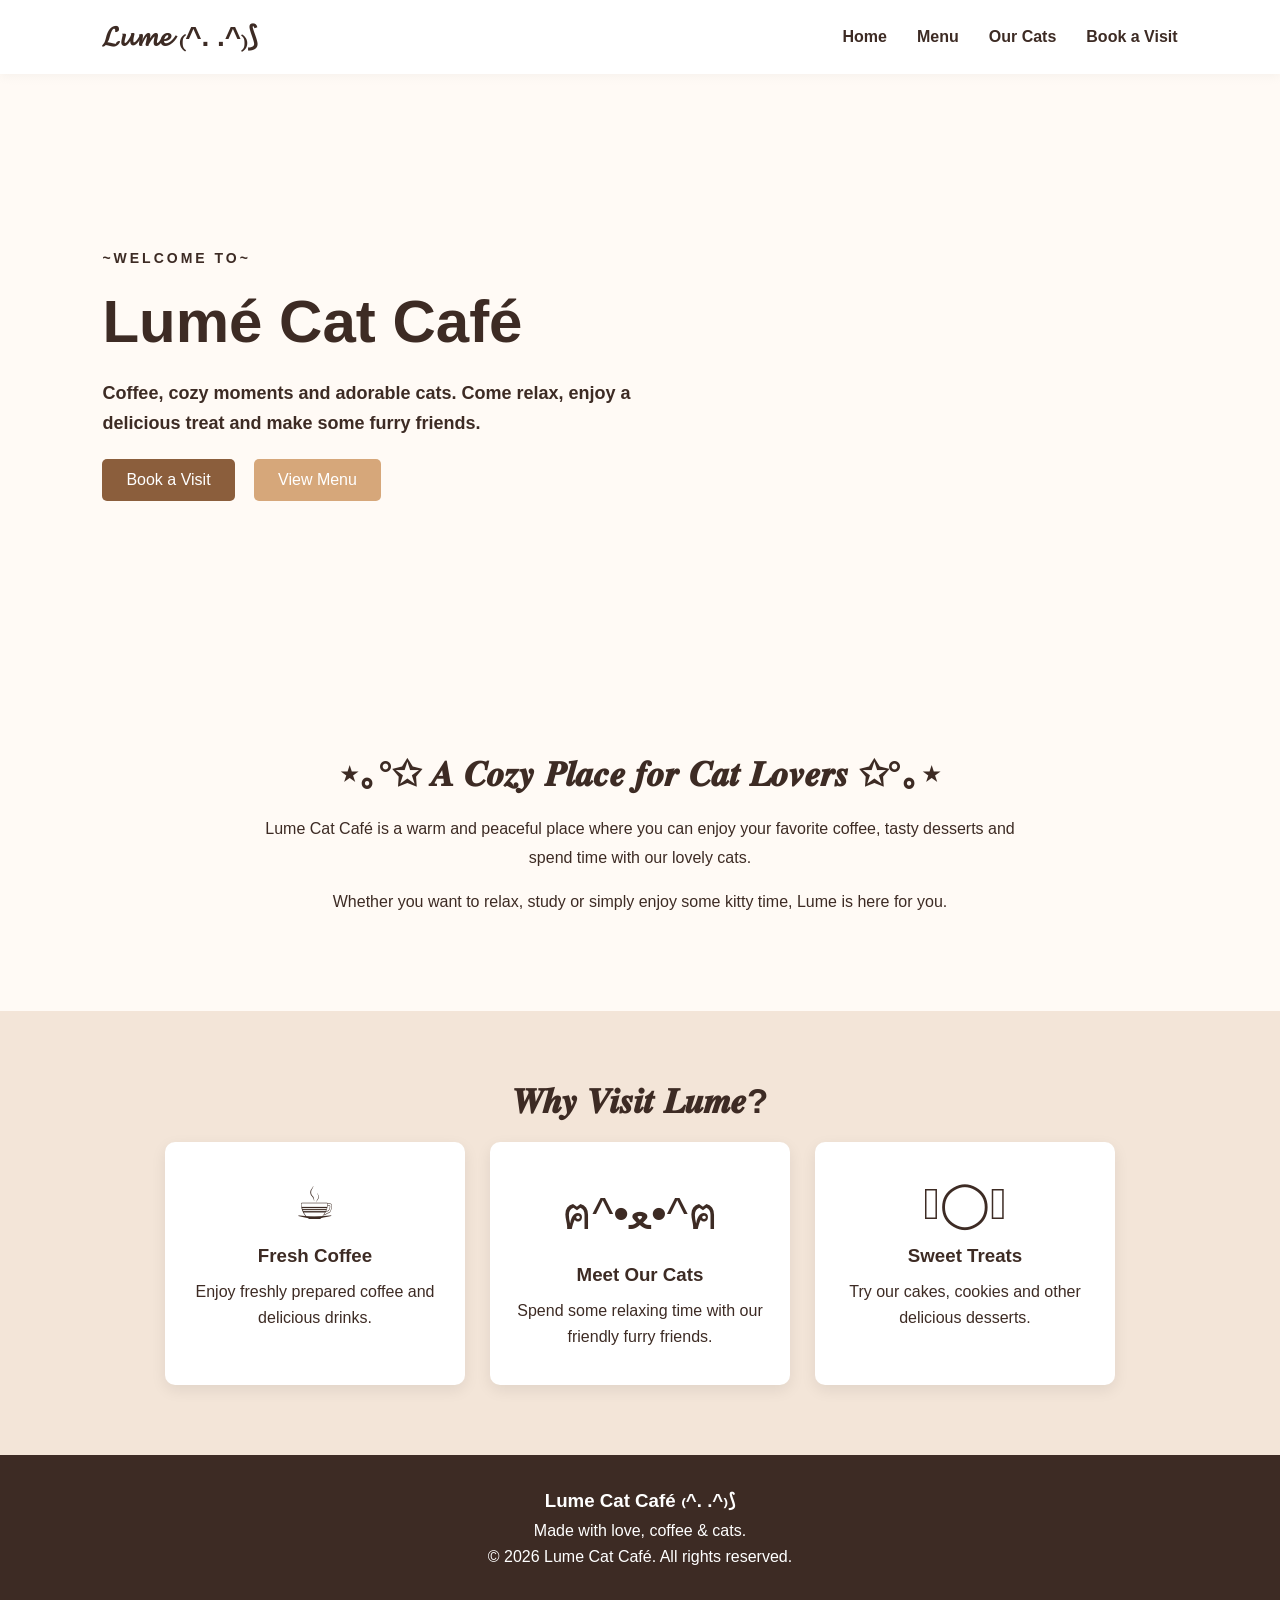
<file: index.html>
<!DOCTYPE html>
<html lang="en">

<head>
    <meta charset="UTF-8">
    <meta name="viewport" content="width=device-width, initial-scale=1.0">
    <title>Lume Cat Café</title>
    <link rel="stylesheet" href="style.css">
</head>

<body>

    <!-- Navbar -->
    <header>
        <nav class="navbar">
            <h1 class="logo">𝓛𝓾𝓶𝓮 ₍^. .^₎⟆</h1>
            <ul class="nav-links">
                <a href="index.html">Home</a>
                <a href="menu.html">Menu</a>
                <a href="cats.html">Our Cats</a>
                 <a href="booking.html">Book a Visit</a>
            </ul>
        </nav>
    </header>


    <!-- Hero -->
    <section class="hero">
        <div class="hero-text">
            <h3 class="small-heading">~WELCOME TO~</h3>
            <h2>Lumé Cat Café</h2>
            <h3>
                Coffee, cozy moments and adorable cats.
                Come relax, enjoy a delicious treat and make some furry friends.
            </h3>
            <a href="booking.html" class="btn">Book a Visit</a>
            <a href="menu.html" class="btn second-btn">View Menu</a>
        </div>
    </section>


    <!-- About -->
    <section class="about">
        <div class="about-text">
            <h2>⋆｡°✩ 𝑨 𝑪𝒐𝒛𝒚 𝑷𝒍𝒂𝒄𝒆 𝒇𝒐𝒓 𝑪𝒂𝒕 𝑳𝒐𝒗𝒆𝒓𝒔 ✩°｡⋆</h2>
            <p>
                Lume Cat Café is a warm and peaceful place where you can enjoy
                your favorite coffee, tasty desserts and spend time with our lovely cats.
            </p>
            <p>
                Whether you want to relax, study or simply enjoy some kitty time,
                Lume is here for you.
            </p>
        </div>
    </section>


    <!-- Why Visit Lume (3 cards) -->
    <section class="featured">
        <h2>𝑾𝒉𝒚 𝑽𝒊𝒔𝒊𝒕 𝑳𝒖𝒎𝒆?</h2>

        <div class="cards">
            <div class="card">
                <div class="icon">☕︎</div>
                <h3>Fresh Coffee</h3>
                <p>Enjoy freshly prepared coffee and delicious drinks.</p>
            </div>

            <div class="card">
                <div class="icon">ฅ^•ﻌ•^ฅ</div>
                <h3>Meet Our Cats</h3>
                <p>Spend some relaxing time with our friendly furry friends.</p>
            </div>

            <div class="card">
                <div class="icon">𓌉◯𓇋</div>
                <h3>Sweet Treats</h3>
                <p>Try our cakes, cookies and other delicious desserts.</p>
            </div>
        </div>
    </section>


    <!-- Footer -->
    <footer>
        <h3>Lume Cat Café ₍^. .^₎⟆</h3>
        <p>Made with love, coffee & cats.</p>
        <p>© 2026 Lume Cat Café. All rights reserved.</p>
    </footer>

</body>
</html>
</file>
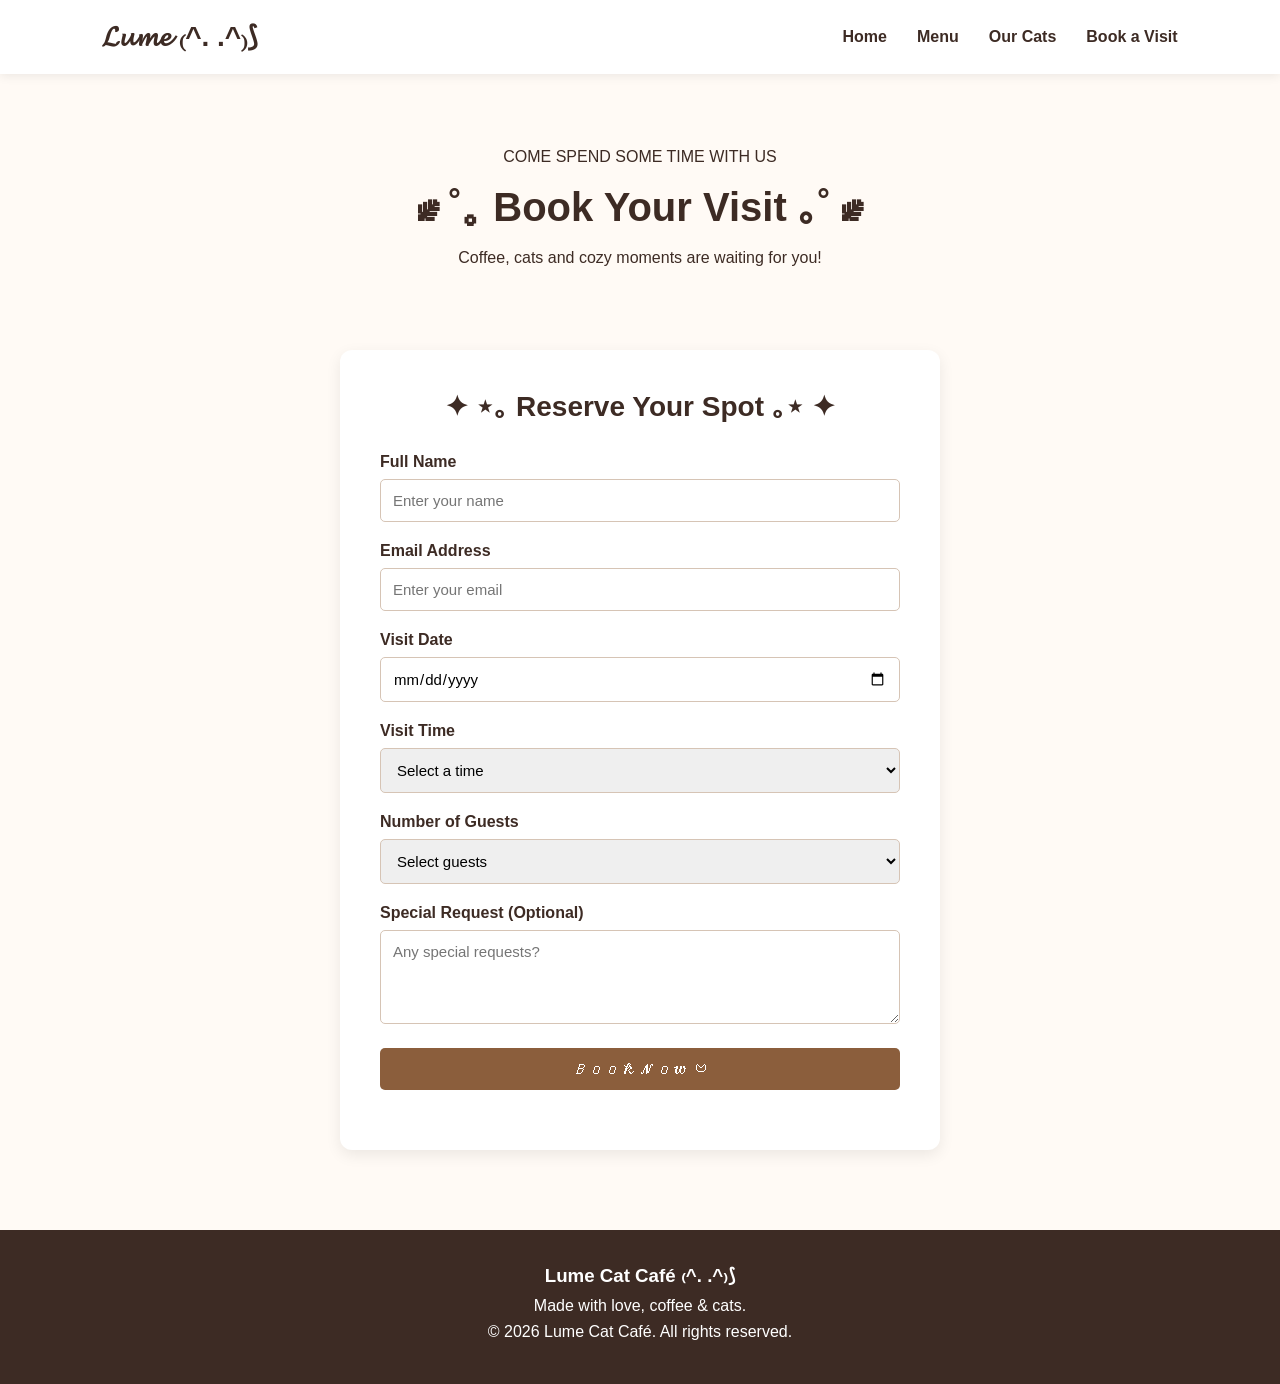
<file: booking.html>
<!DOCTYPE html>
<html lang="en">

<head>
    <meta charset="UTF-8">
    <meta name="viewport" content="width=device-width, initial-scale=1.0">
    <title>Book a Visit | Lume Cat Café</title>
    <link rel="stylesheet" href="style.css">
</head>

<body>

    <!-- Navbar -->
    <header>
        <nav class="navbar">
            <h1 class="logo">𝓛𝓾𝓶𝓮 ₍^. .^₎⟆</h1>
            <ul class="nav-links">
                <a href="index.html">Home</a>
                <a href="menu.html">Menu</a>
                <a href="cats.html">Our Cats</a>
                <a href="booking.html">Book a Visit</a>
            </ul>
        </nav>
    </header>


    <!-- Page heading -->
    <section class="page-header">
        <p>COME SPEND SOME TIME WITH US</p>
        <h2>⸙ ˚｡ Book Your Visit ｡˚ ⸙</h2>
        <p>Coffee, cats and cozy moments are waiting for you!</p>
    </section>


    <!-- Booking form -->
    <section class="booking-section">

        <!-- Submit hone par script.js ka bookVisit() chalta hai -->
        <form class="booking-form" onsubmit="bookVisit(event)">

            <h2>✦ ⋆｡ Reserve Your Spot ｡⋆ ✦</h2>

            <label for="name">Full Name</label>
            <input type="text" id="name" placeholder="Enter your name" required>

            <label for="email">Email Address</label>
            <input type="email" id="email" placeholder="Enter your email" required>

            <label for="date">Visit Date</label>
            <input type="date" id="date" required>

            <label for="time">Visit Time</label>
            <select id="time" required>
                <option value="">Select a time</option>
                <option>11:00 AM</option>
                <option>12:00 PM</option>
                <option>01:00 PM</option>
                <option>02:00 PM</option>
                <option>03:00 PM</option>
                <option>04:00 PM</option>
                <option>05:00 PM</option>
                <option>06:00 PM</option>
            </select>

            <label for="guests">Number of Guests</label>
            <select id="guests" required>
                <option value="">Select guests</option>
                <option value="1">1 Guest</option>
                <option value="2">2 Guests</option>
                <option value="3">3 Guests</option>
                <option value="4">4 Guests</option>
                <option value="5">5 Guests</option>
            </select>

            <label for="message">Special Request (Optional)</label>
            <textarea id="message" rows="4" placeholder="Any special requests?"></textarea>

            <button type="submit">𝐵𝑜𝑜𝓀 𝒩𝑜𝓌 𑄝</button>

            <!-- Thank you message yahan aayega -->
            <p id="booking-message"></p>

        </form>
    </section>


    <!-- Footer -->
    <footer>
        <h3>Lume Cat Café ₍^. .^₎⟆</h3>
        <p>Made with love, coffee & cats.</p>
        <p>© 2026 Lume Cat Café. All rights reserved.</p>
    </footer>

    <script src="script.js"></script>

</body>
</html>
</file>
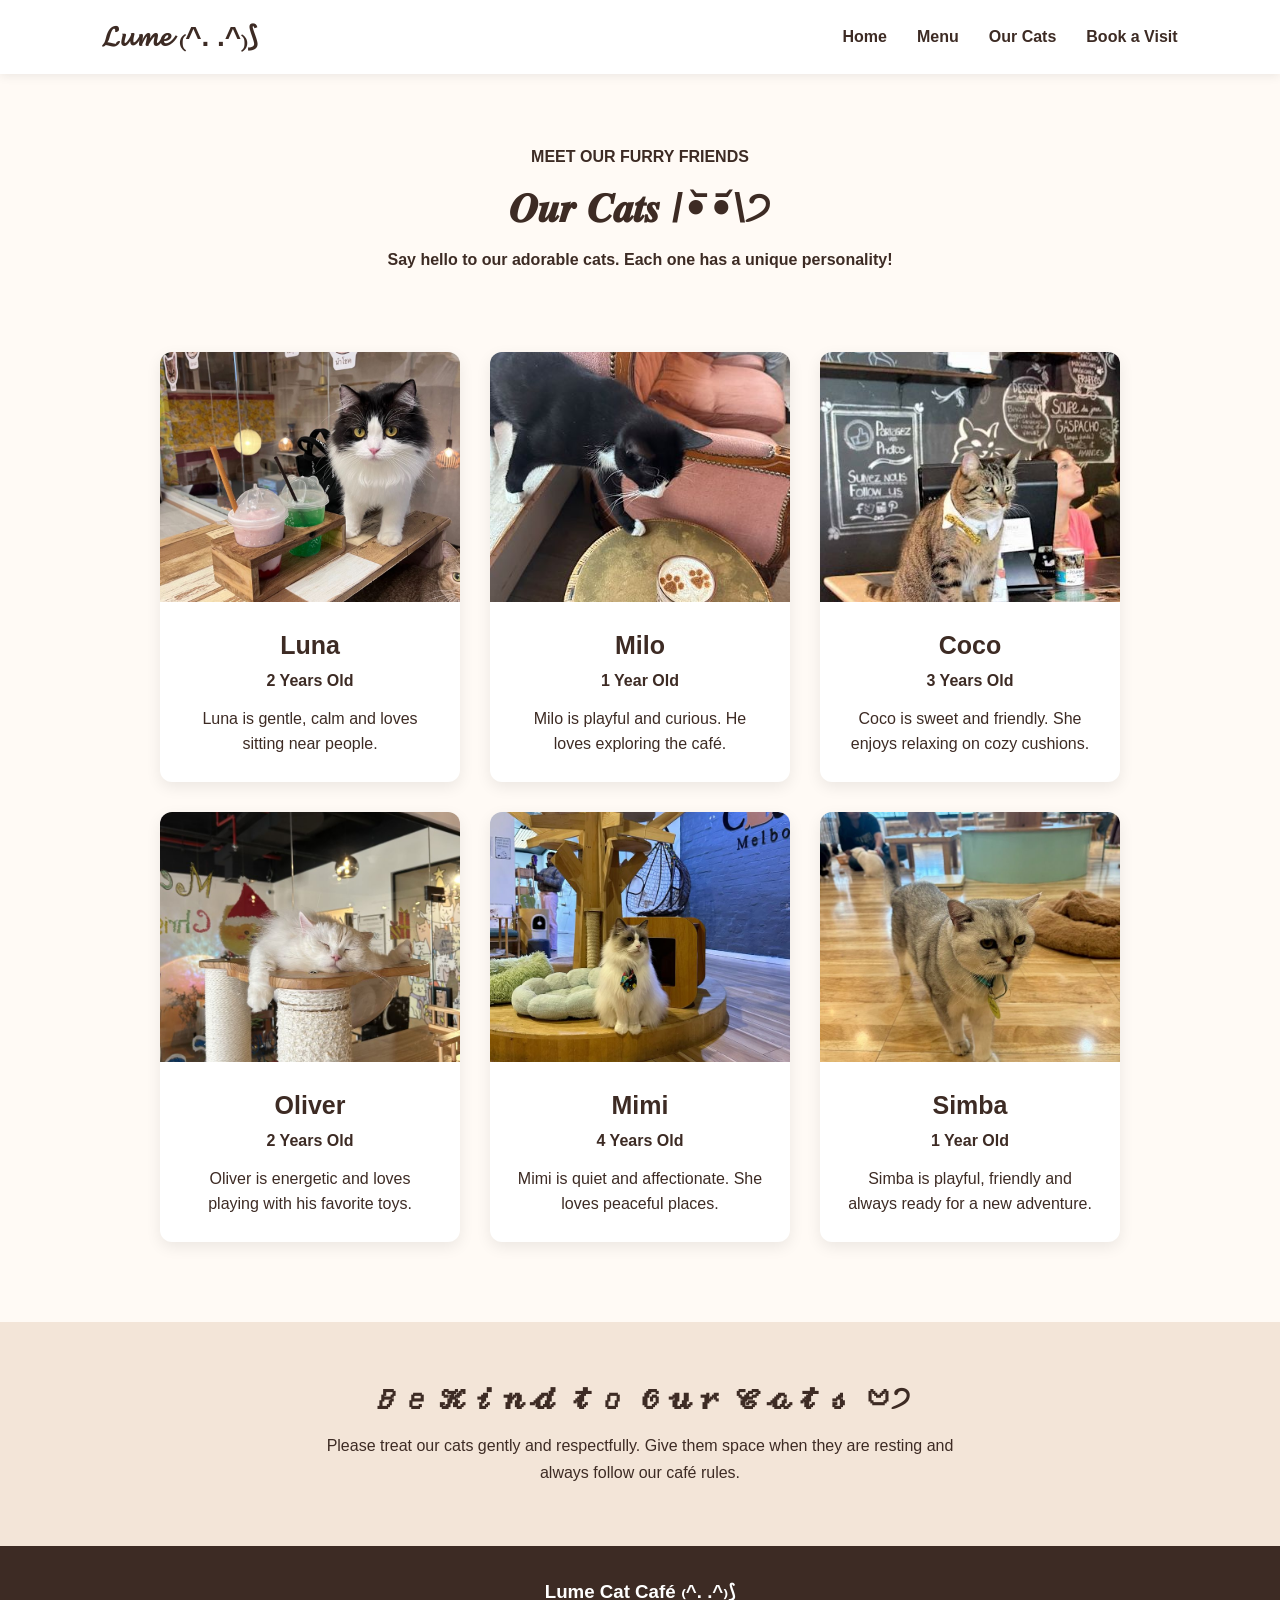
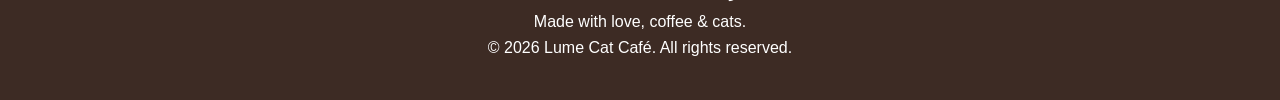
<file: cats.html>
<!DOCTYPE html>
<html lang="en">

<head>
    <meta charset="UTF-8">
    <meta name="viewport" content="width=device-width, initial-scale=1.0">
    <title>Our Cats | Lume Cat Café</title>
    <link rel="stylesheet" href="style.css">
</head>
 
<body>

    <!-- Navbar -->
    <header>
        <nav class="navbar">
            <h1 class="logo">𝓛𝓾𝓶𝓮 ₍^. .^₎⟆</h1>
            <ul class="nav-links">
                <a href="index.html">Home</a>
                <a href="menu.html">Menu</a>
                <a href="cats.html">Our Cats</a>
                <a href="booking.html">Book a Visit</a>
            </ul>
        </nav>
    </header> 
    <!-- Page heading -->
    <section class="page-header">
        <h4>MEET OUR FURRY FRIENDS</h4>
        <h2>𝑶𝒖𝒓 𝑪𝒂𝒕𝒔 /•᷅‎‎•᷄\੭</h2>
        <h4>Say hello to our adorable cats. Each one has a unique personality!</h4>
    </section>
    <!-- Cat cards -->
    <section class="cats-section">
        <div class="cat-cards">

            <div class="cat-card">
                <img src="cat1.jpg" alt="Luna the cat">
                <div class="cat-info">
                    <h3>Luna</h3>
                    <p class="cat-age">2 Years Old</p>
                    <p>Luna is gentle, calm and loves sitting near people.</p>
                </div>
            </div>

            <div class="cat-card">
                <img src="cat2.jpg" alt="Milo the cat">
                <div class="cat-info">
                    <h3>Milo</h3>
                    <p class="cat-age">1 Year Old</p>
                    <p>Milo is playful and curious. He loves exploring the café.</p>
                </div>
            </div>

            <div class="cat-card">
                <img src="cat3.jpg" alt="Coco the cat">
                <div class="cat-info">
                    <h3>Coco</h3>
                    <p class="cat-age">3 Years Old</p>
                    <p>Coco is sweet and friendly. She enjoys relaxing on cozy cushions.</p>
                </div>
            </div>

            <div class="cat-card">
                <img src="cat4.jpg" alt="Oliver the cat">
                <div class="cat-info">
                    <h3>Oliver</h3>
                    <p class="cat-age">2 Years Old</p>
                    <p>Oliver is energetic and loves playing with his favorite toys.</p>
                </div>
            </div>

            <div class="cat-card">
                <img src="cat5.jpg" alt="Mimi the cat">
                <div class="cat-info">
                    <h3>Mimi</h3>
                    <p class="cat-age">4 Years Old</p>
                    <p>Mimi is quiet and affectionate. She loves peaceful places.</p>
                </div>
            </div>

            <div class="cat-card">
                <img src="cat6.jpg" alt="Simba the cat">
                <div class="cat-info">
                    <h3>Simba</h3>
                    <p class="cat-age">1 Year Old</p>
                    <p>Simba is playful, friendly and always ready for a new adventure.</p>
                </div>
            </div>
        </div>
    </section>


    <!-- Cat café rules -->
    <section class="cat-rules">
        <h2>𝐵𝑒 𝒦𝒾𝓃𝒹 𝓉𝑜 𝒪𝓊𝓇 𝒞𝒶𝓉𝓈 𑄝੭</h2>
        <p>
            Please treat our cats gently and respectfully. Give them space
            when they are resting and always follow our café rules.
        </p>
    </section>
    <!-- Footer -->
    <footer>
        <h3>Lume Cat Café ₍^. .^₎⟆</h3>
        <p>Made with love, coffee & cats.</p>
        <p>© 2026 Lume Cat Café. All rights reserved.</p>
    </footer>

</body>
</html>
</file>
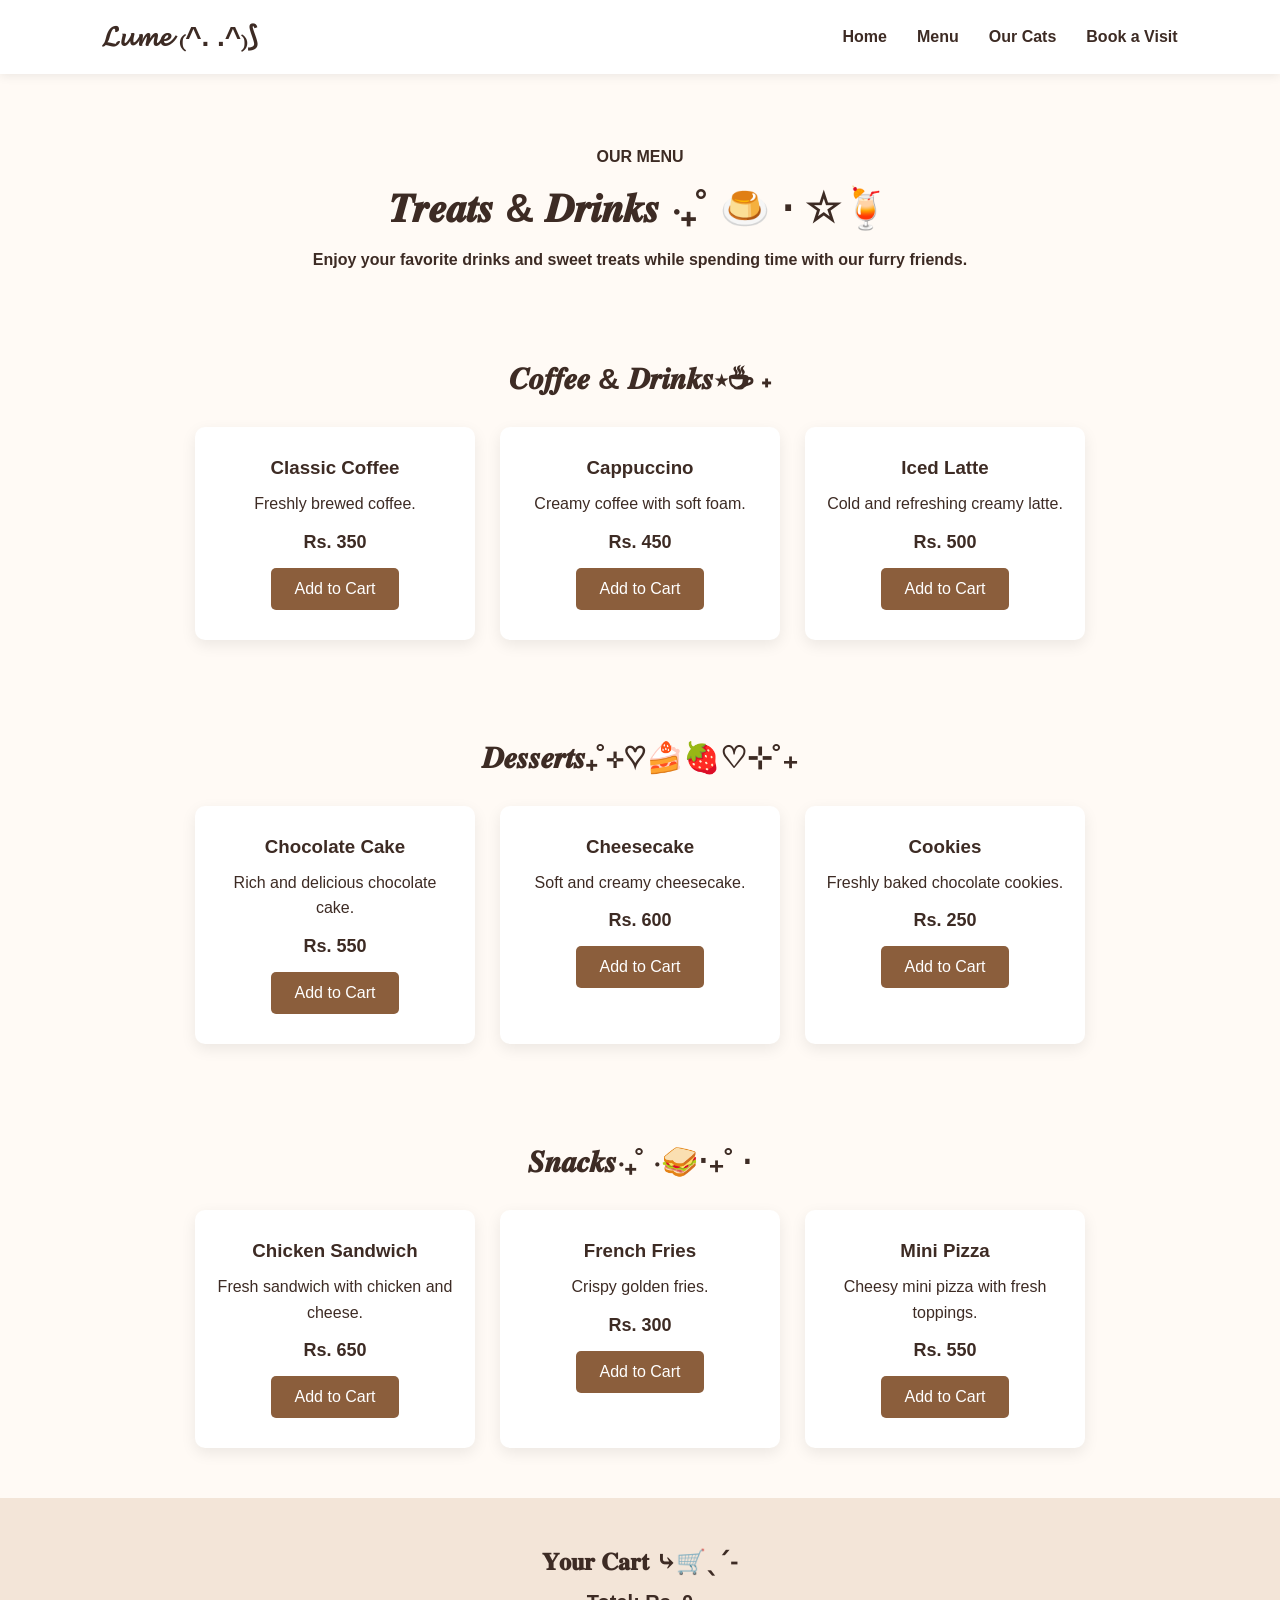
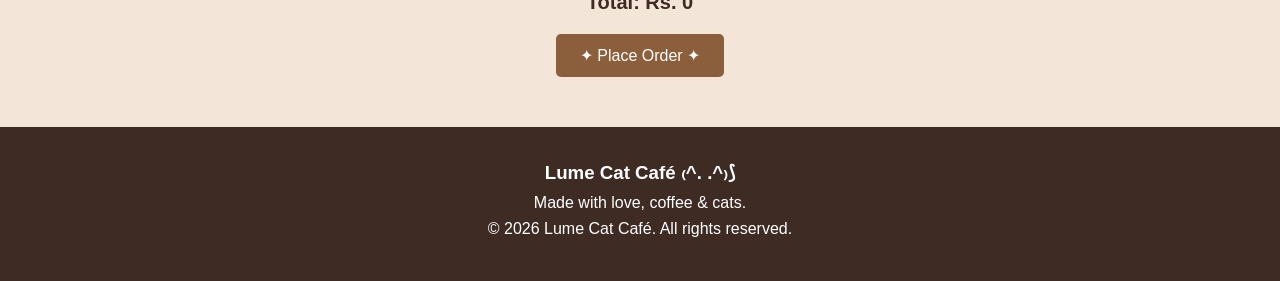
<file: menu.html>
<!DOCTYPE html>
<html lang="en">

<head>
    <meta charset="UTF-8">
    <meta name="viewport" content="width=device-width, initial-scale=1.0">
    <title>Menu | Lume Cat Café</title>
    <link rel="stylesheet" href="style.css">
</head>

<body>

    <!-- Navbar -->
    <header>
        <nav class="navbar">
            <h1 class="logo">𝓛𝓾𝓶𝓮 ₍^. .^₎⟆</h1>
            <ul class="nav-links">
                <a href="index.html">Home</a>
                <a href="menu.html">Menu</a>
                <a href="cats.html">Our Cats</a>
                <a href="booking.html">Book a Visit</a>
            </ul>
        </nav>
    </header>


    <!-- Page heading -->
    <section class="page-header">
        <h4>OUR MENU</h4>
        <h2>𝑻𝒓𝒆𝒂𝒕𝒔 & 𝑫𝒓𝒊𝒏𝒌𝒔 ‧₊˚ 🍮 ⋅ ☆🍹</h2>
        <h4>Enjoy your favorite drinks and sweet treats while spending time with our furry friends.</h4>
    </section>


    <!-- Coffee & Drinks -->
    <section class="menu-section">
        <h2>𝑪𝒐𝒇𝒇𝒆𝒆 & 𝑫𝒓𝒊𝒏𝒌𝒔⋆☕︎ ˖</h2>

        <div class="menu-items">
            <div class="menu-card">
                <h3>Classic Coffee</h3>
                <p>Freshly brewed coffee.</p>
                <span>Rs. 350</span>
                <button onclick="addToCart('Classic Coffee', 350)">Add to Cart</button>
            </div>

            <div class="menu-card">
                <h3>Cappuccino</h3>
                <p>Creamy coffee with soft foam.</p>
                <span>Rs. 450</span>
                <button onclick="addToCart('Cappuccino', 450)">Add to Cart</button>
            </div>

            <div class="menu-card">
                <h3>Iced Latte</h3>
                <p>Cold and refreshing creamy latte.</p>
                <span>Rs. 500</span>
                <button onclick="addToCart('Iced Latte', 500)">Add to Cart</button>
            </div>
        </div>
    </section>


    <!-- Desserts -->
    <section class="menu-section">
        <h2>𝑫𝒆𝒔𝒔𝒆𝒓𝒕𝒔₊˚⊹♡🍰🍓♡⊹˚₊</h2>

        <div class="menu-items">
            <div class="menu-card">
                <h3>Chocolate Cake</h3>
                <p>Rich and delicious chocolate cake.</p>
                <span>Rs. 550</span>
                <button onclick="addToCart('Chocolate Cake', 550)">Add to Cart</button>
            </div>

            <div class="menu-card">
                <h3>Cheesecake</h3>
                <p>Soft and creamy cheesecake.</p>
                <span>Rs. 600</span>
                <button onclick="addToCart('Cheesecake', 600)">Add to Cart</button>
            </div>

            <div class="menu-card">
                <h3>Cookies</h3>
                <p>Freshly baked chocolate cookies.</p>
                <span>Rs. 250</span>
                <button onclick="addToCart('Cookies', 250)">Add to Cart</button>
            </div>
        </div>
    </section>


    <!-- Snacks -->
    <section class="menu-section">
        <h2>𝑺𝒏𝒂𝒄𝒌𝒔‧₊˚ ⋅🥪‧₊˚ ⋅</h2>

        <div class="menu-items">
            <div class="menu-card">
                <h3>Chicken Sandwich</h3>
                <p>Fresh sandwich with chicken and cheese.</p>
                <span>Rs. 650</span>
                <button onclick="addToCart('Chicken Sandwich', 650)">Add to Cart</button>
            </div>

            <div class="menu-card">
                <h3>French Fries</h3>
                <p>Crispy golden fries.</p>
                <span>Rs. 300</span>
                <button onclick="addToCart('French Fries', 300)">Add to Cart</button>
            </div>

            <div class="menu-card">
                <h3>Mini Pizza</h3>
                <p>Cheesy mini pizza with fresh toppings.</p>
                <span>Rs. 550</span>
                <button onclick="addToCart('Mini Pizza', 550)">Add to Cart</button>
            </div>
        </div>
    </section>


    <!-- Cart -->
    <section class="cart">
        <h2>𝐘𝐨𝐮𝐫 𝐂𝐚𝐫𝐭 ⤷🛒ˎˊ˗</h2>
        <ul id="cart-items"></ul>
        <p id="cart-total">Total: Rs. 0</p>
        <button onclick="placeOrder()">✦ Place Order ✦</button>
    </section>


    <!-- Footer -->
    <footer>
        <h3>Lume Cat Café ₍^. .^₎⟆</h3>
        <p>Made with love, coffee & cats.</p>
        <p>© 2026 Lume Cat Café. All rights reserved.</p>
    </footer>

    <script src="script.js"></script>

</body>
</html>
</file>
<file: style.css>
/* ===================================
   LUME CAT CAFE - style.css
   =================================== */

/* ---------- 1. Basic setup (sab pages par lagta hai) ---------- */
* {
    margin: 0;
    padding: 0;
    box-sizing: border-box;
}

body {
    font-family: Arial, sans-serif;
    background-color: #fffaf5;
    color: #3d2b24;
}


/* ---------- 2. Navbar ---------- */
header {
    background-color: white;
    padding: 20px 8%;
    box-shadow: 0 2px 10px rgba(0, 0, 0, 0.08);
}

.navbar {
    display: flex;
    justify-content: space-between;
    align-items: center;
}

.logo {
    font-size: 28px;
}

.nav-links {
    display: flex;
    list-style: none;
    gap: 30px;
}

.nav-links a {
    text-decoration: none;
    color: #3d2b24;
    font-weight: bold;
}

.nav-links a:hover {
    color: #b47750;
}


/* ---------- 3. Buttons (sab buttons ek jaisi) ---------- */
.btn,
button {
    display: inline-block;
    background-color: #8b5e3c;
    color: white;
    border: none;
    border-radius: 5px;
    padding: 12px 24px;
    font-size: 16px;
    text-decoration: none;
    cursor: pointer;
}

.btn:hover,
button:hover {
    background-color: #65432c;
}

.btn {
    margin-right: 15px;
}

/* Hero ki doosri button ka alag color */
.second-btn,
.second-btn:hover {
    background-color: #d6a77a;
}


/* ---------- 4. Cards (white boxes jo sab pages par use hote hain) ---------- */
.card,
.menu-card,
.cat-card,
.booking-form {
    background-color: white;
    border-radius: 10px;
    box-shadow: 0 5px 15px rgba(0, 0, 0, 0.08);
}


/* ---------- 5. Page heading (Menu, Cats, Booking pages) ---------- */
.page-header {
    text-align: center;
    padding: 70px 20px 40px;
}

.page-header h2 {
    font-size: 40px;
    margin: 15px 0;
}

.page-header h4,
.page-header p {
    line-height: 1.6;
}


/* ---------- 6. Home page ---------- */

/* Hero (bari picture wala hissa) */
.hero {
    min-height: 600px;
    display: flex;
    align-items: center;
    padding: 60px 8%;
    background-image: linear-gradient(rgba(255, 250, 245, 0.5), rgba(255, 250, 245, 0.55)),
        url(https://up.yimg.com/ib/th/id/OIP.DXZ12toDm68jJWJxAysNzAHaE8?pid=Api&rs=1&c=1&qlt=95&w=183&h=122);
    background-size: cover;
    background-position: center;
}

.hero-text {
    max-width: 550px;
}

.hero .small-heading {
    font-size: 14px;
    letter-spacing: 3px;
    margin-bottom: 15px;
}

.hero h2 {
    font-size: 60px;
    line-height: 1.2;
    margin-bottom: 20px;
}

.hero h3 {
    font-size: 18px;
    line-height: 1.7;
    margin-bottom: 20px;
}

/* About */
.about {
    padding: 80px 8%;
    text-align: center;
}

.about-text {
    max-width: 750px;
    margin: auto;
}

.about h2,
.featured h2 {
    font-size: 35px;
    margin-bottom: 20px;
}

.about p {
    line-height: 1.8;
    margin-bottom: 15px;
}

/* "Why visit Lume" 3 cards */
.featured {
    padding: 70px 8%;
    text-align: center;
    background-color: #f3e5d8;
}

.cards {
    display: flex;
    justify-content: center;
    gap: 25px;
}

.card {
    width: 300px;
    padding: 35px 25px;
}

.icon {
    font-size: 45px;
    margin-bottom: 15px;
}

.card h3 {
    margin-bottom: 12px;
}

.card p {
    line-height: 1.6;
}


/* ---------- 7. Menu page ---------- */
.menu-section {
    padding: 50px 8%;
    text-align: center;
}

.menu-section h2 {
    font-size: 30px;
    margin-bottom: 30px;
}

.menu-items {
    display: flex;
    justify-content: center;
    flex-wrap: wrap;
    gap: 25px;
}

.menu-card {
    width: 280px;
    padding: 30px 20px;
}

.menu-card h3 {
    margin-bottom: 12px;
}

.menu-card p {
    line-height: 1.6;
    margin-bottom: 15px;
}

.menu-card span {
    display: block;
    font-weight: bold;
    font-size: 18px;
    margin-bottom: 15px;
}

/* Cart */
.cart {
    text-align: center;
    background-color: #f3e5d8;
    padding: 50px 20px;
}

.cart h2 {
    margin-bottom: 15px;
}

#cart-items {
    list-style: none;
    line-height: 1.8;
}

#cart-total {
    font-weight: bold;
    font-size: 20px;
    margin: 10px 0 20px;
}


/* ---------- 8. Cats page ---------- */
.cats-section {
    padding: 40px 8% 80px;
}

.cat-cards {
    display: flex;
    justify-content: center;
    flex-wrap: wrap;
    gap: 30px;
}

.cat-card {
    width: 300px;
    border-radius: 12px;
    overflow: hidden;
}

.cat-card img {
    width: 100%;
    height: 250px;
    object-fit: cover;
}

.cat-info {
    padding: 25px;
    text-align: center;
}

.cat-info h3 {
    font-size: 25px;
    margin-bottom: 8px;
}

.cat-age {
    font-weight: bold;
    margin-bottom: 12px;
}

.cat-info p {
    line-height: 1.6;
}

.cat-rules {
    background-color: #f3e5d8;
    text-align: center;
    padding: 60px 20px;
}

.cat-rules h2 {
    font-size: 30px;
    margin-bottom: 15px;
}

.cat-rules p {
    max-width: 650px;
    margin: auto;
    line-height: 1.7;
}


/* ---------- 9. Booking page ---------- */
.booking-section {
    padding: 40px 20px 80px;
}

.booking-form {
    max-width: 600px;
    margin: auto;
    padding: 40px;
    border-radius: 12px;
}

.booking-form h2 {
    text-align: center;
    font-size: 28px;
    margin-bottom: 30px;
}

.booking-form label {
    display: block;
    font-weight: bold;
    margin-bottom: 8px;
}

.booking-form input,
.booking-form select,
.booking-form textarea {
    width: 100%;
    padding: 12px;
    margin-bottom: 20px;
    border: 1px solid #d6c4b5;
    border-radius: 5px;
    font-size: 15px;
    font-family: Arial, sans-serif;
}

.booking-form button {
    width: 100%;
}

#booking-message {
    margin-top: 20px;
    text-align: center;
    font-weight: bold;
    line-height: 1.6;
}


/* ---------- 10. Footer ---------- */
footer {
    background-color: #3d2b24;
    color: white;
    text-align: center;
    padding: 35px;
}

footer h3 {
    margin-bottom: 10px;
}

footer p {
    margin: 8px;
}


/* ---------- 11. Mobile screen (responsive) ---------- */
@media (max-width: 768px) {

    .navbar {
        flex-direction: column;
        gap: 20px;
    }

    .nav-links {
        flex-wrap: wrap;
        justify-content: center;
        gap: 15px;
    }

    .hero {
        min-height: 500px;
        justify-content: center;
        text-align: center;
    }

    .hero h2 {
        font-size: 42px;
    }

    .page-header h2 {
        font-size: 32px;
    }

    .cards {
        flex-direction: column;
        align-items: center;
    }

    .card,
    .menu-card,
    .cat-card {
        width: 90%;
    }

    .booking-form {
        padding: 25px;
    }
}
</file>
